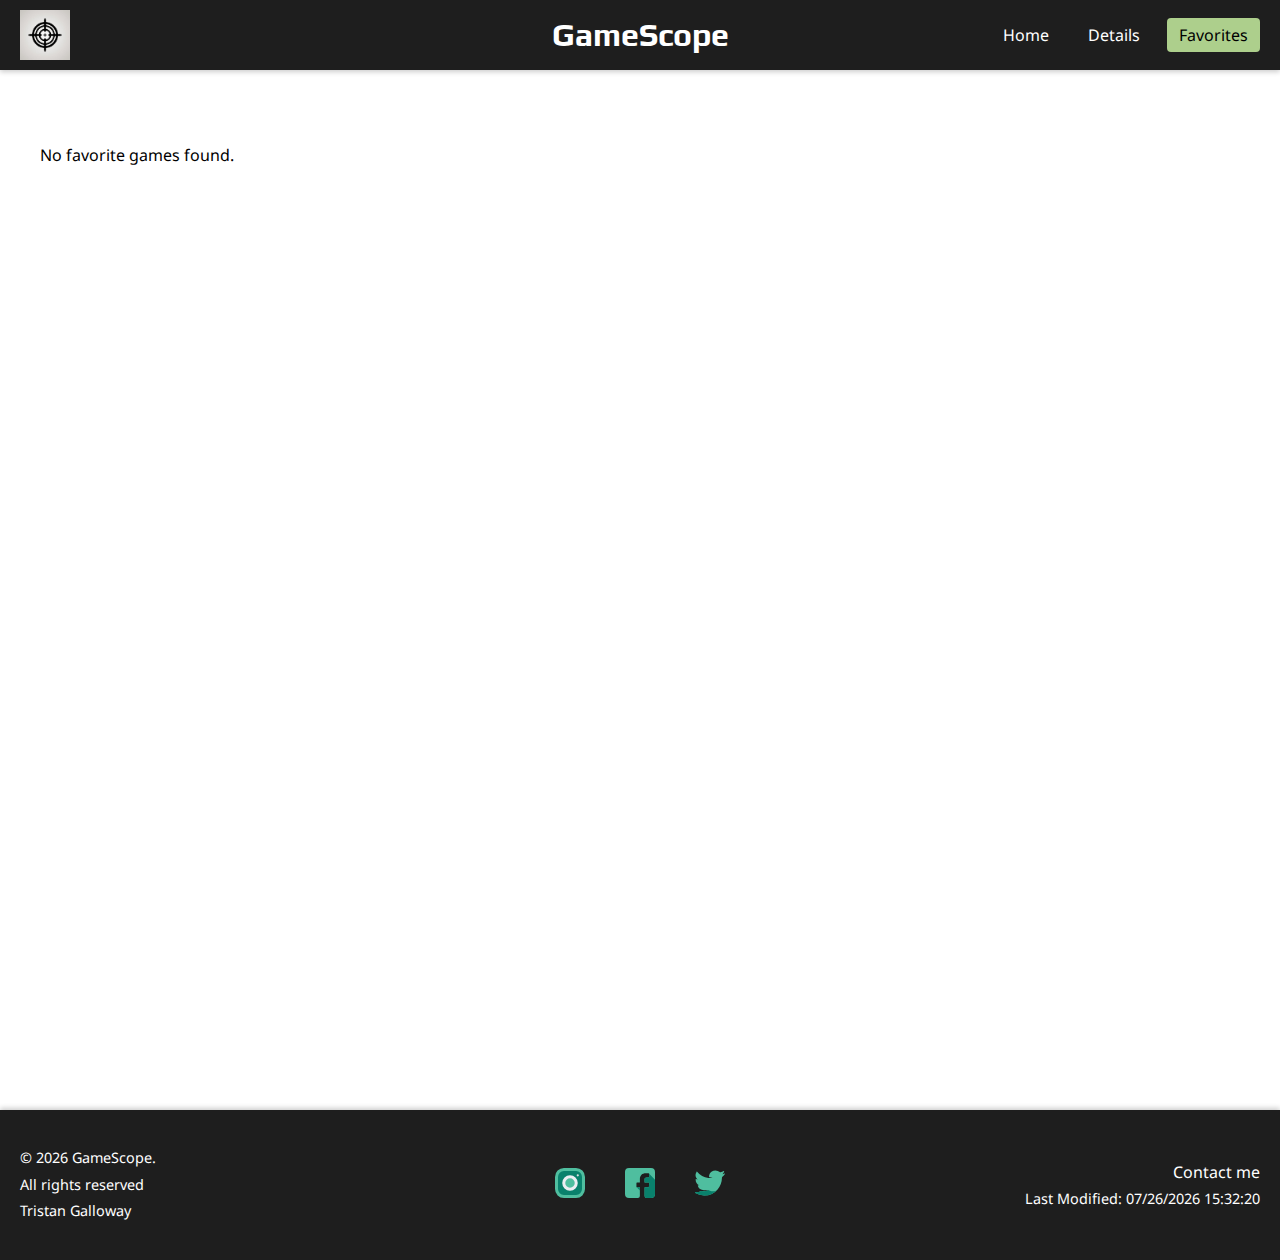
<file: favorite.html>
<!DOCTYPE html>
<html lang="en">
<head>
    <meta charset="UTF-8">
    <meta name="viewport" content="width=device-width, initial-scale=1.0">
    <meta name="description" content="Browse your favorite video games and manage them in GameScope.">
    <title>GamingScope | Home</title>

    <!-- Preload critical stylesheets -->
    <link rel="preload" href="styles/normalize.css" as="style">
    <link rel="preload" href="styles/style.css" as="style">
    <link rel="preload" href="styles/favorite.css" as="style">

    <!-- Load stylesheets normally -->
    <link rel="stylesheet" href="styles/normalize.css">
    <link rel="stylesheet" href="styles/style.css">
    <link rel="stylesheet" href="styles/favorite.css">

    <!-- Preconnect to fonts and load them asynchronously -->
    <link rel="preconnect" href="https://fonts.googleapis.com">
    <link rel="preconnect" href="https://fonts.gstatic.com" crossorigin>
    <link href="https://fonts.googleapis.com/css2?family=Noto+Sans:ital,wght@0,100..900;1,100..900&family=Play:wght@400;700&display=swap" rel="stylesheet">

    <!-- Favicons -->
    <link rel="apple-touch-icon" sizes="180x180" href="images/apple-touch-icon.png">
    <link rel="icon" type="image/png" sizes="32x32" href="images/favicon-32x32.png">
    <link rel="icon" type="image/png" sizes="16x16" href="images/favicon-16x16.png">
    <link rel="manifest" href="images/site.webmanifest">

    <!-- Asynchronous JavaScript files -->
    <script src="scripts/main.js" defer></script>
    <script src="scripts/favorite.js" defer></script>
</head>
<body>
    <header>
        <img src="images/gamescope-logo.jpg" alt="GameScope Logo">
        <h1>GameScope</h1>
        <div class="menu-icon">
            <div></div>
            <div></div>
            <div></div>
        </div>
        <nav>
            <a href="index.html">Home</a>
            <a href="details.html">Details</a>
            <a class="active" href="favorite.html">Favorites</a>
        </nav>
    </header>    
    <main>
        <div id="favorites-main">
            <!-- Favorite games will be displayed here -->
        </div>
        <!-- Modal for confirmation -->
        <div id="confirmation-modal" class="modal">
            <div class="modal-content">
                <p>Are you sure you want to remove this game from your favorites?</p>
                <button id="confirm-remove" class="modal-btn">Yes</button>
                <button id="cancel-remove" class="modal-btn">No</button>
            </div>
        </div>
    </main>
    <footer>
        <section id="footer-left">
            <p>&copy; <span id="copy-right"></span> GameScope.</p>
            <p>All rights reserved</p>
            <p>Tristan Galloway</p>
        </section>
        <section id="footer-social">
            <a href="https://www.instagram.com/" target="_blank"><img src="images/instagram.svg" alt="Instagram"></a>
            <a href="https://www.facebook.com/" target="_blank"><img src="images/facebook.svg" alt="Facebook"></a>
            <a href="https://www.x.com/" target="_blank"><img src="images/twitter.svg" alt="Twitter"></a>
        </section>
        <section id="footer-right">
            <a href="https://www.linkedin.com/in/tristan-a-galloway/">Contact me</a>
            <p>Last Modified: <span id="lastModified"></span></p>
        </section>
    </footer>     
</body>
</html>
</file>
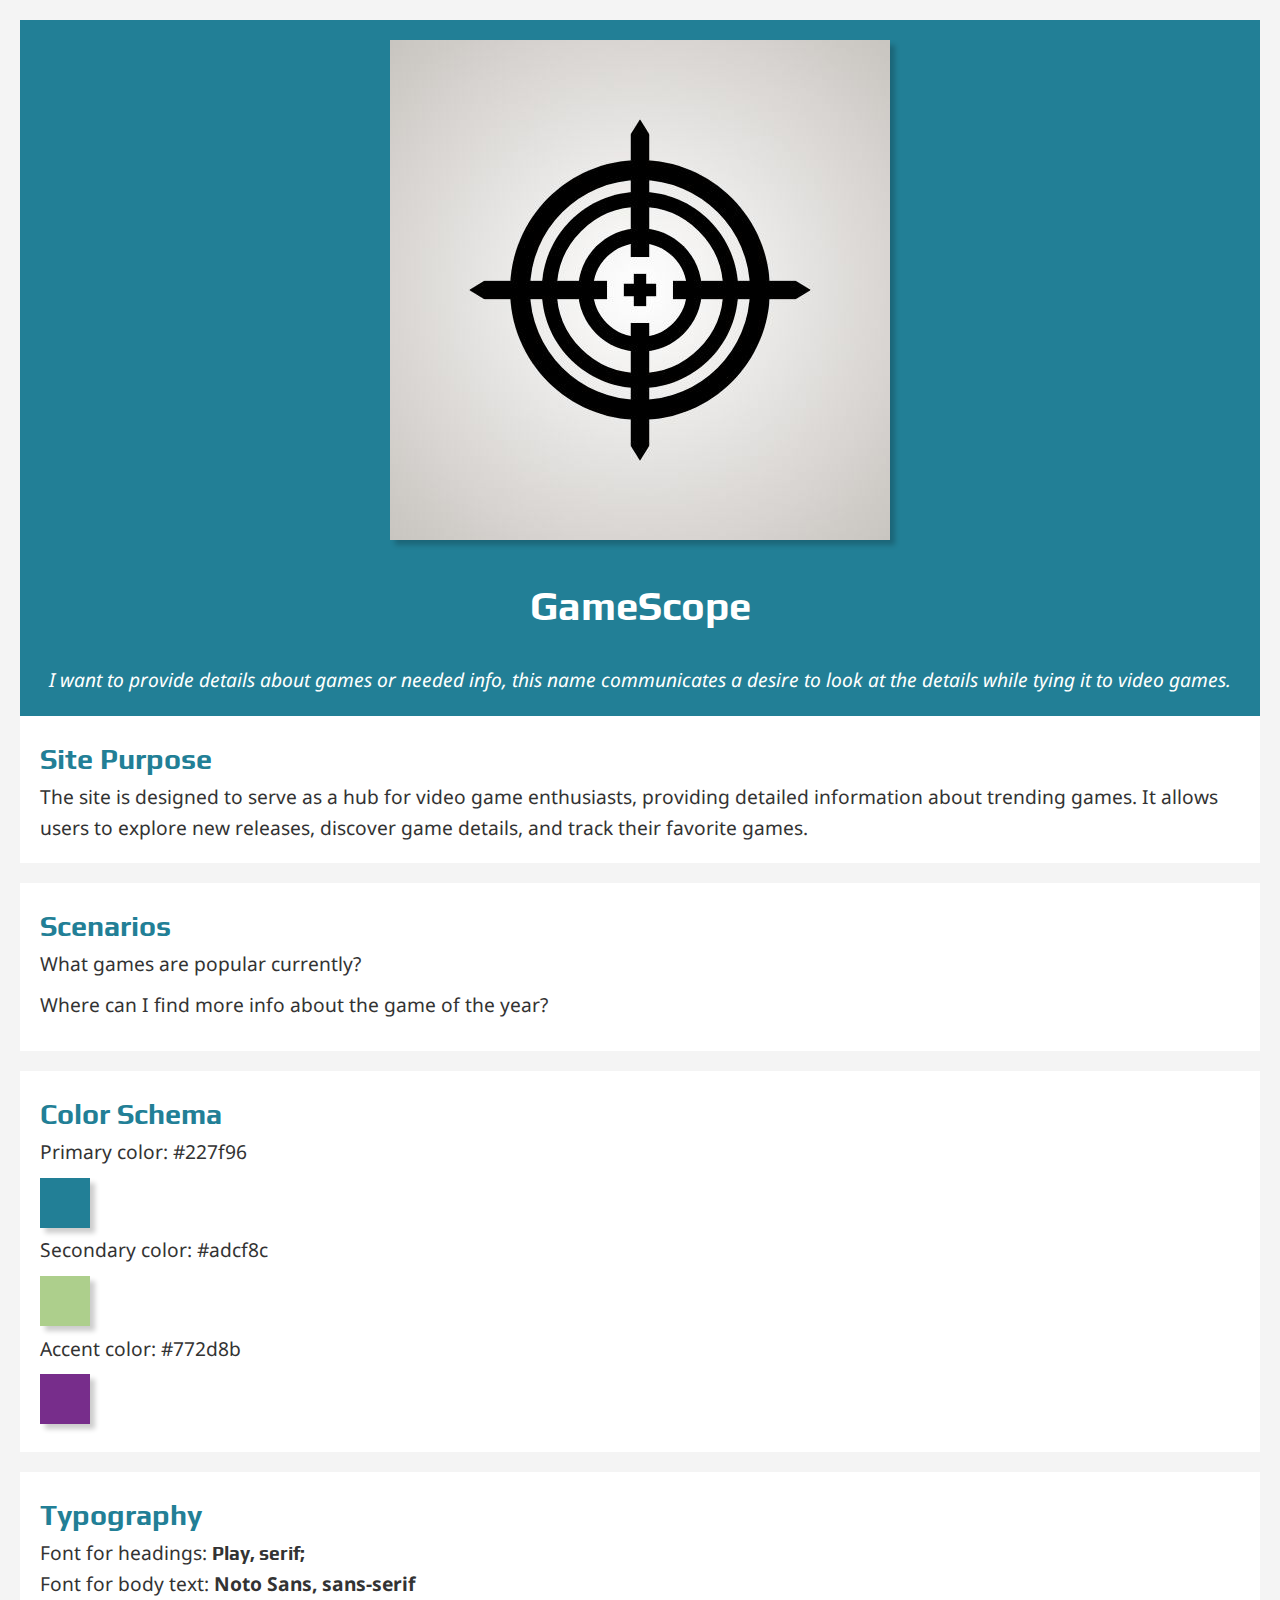
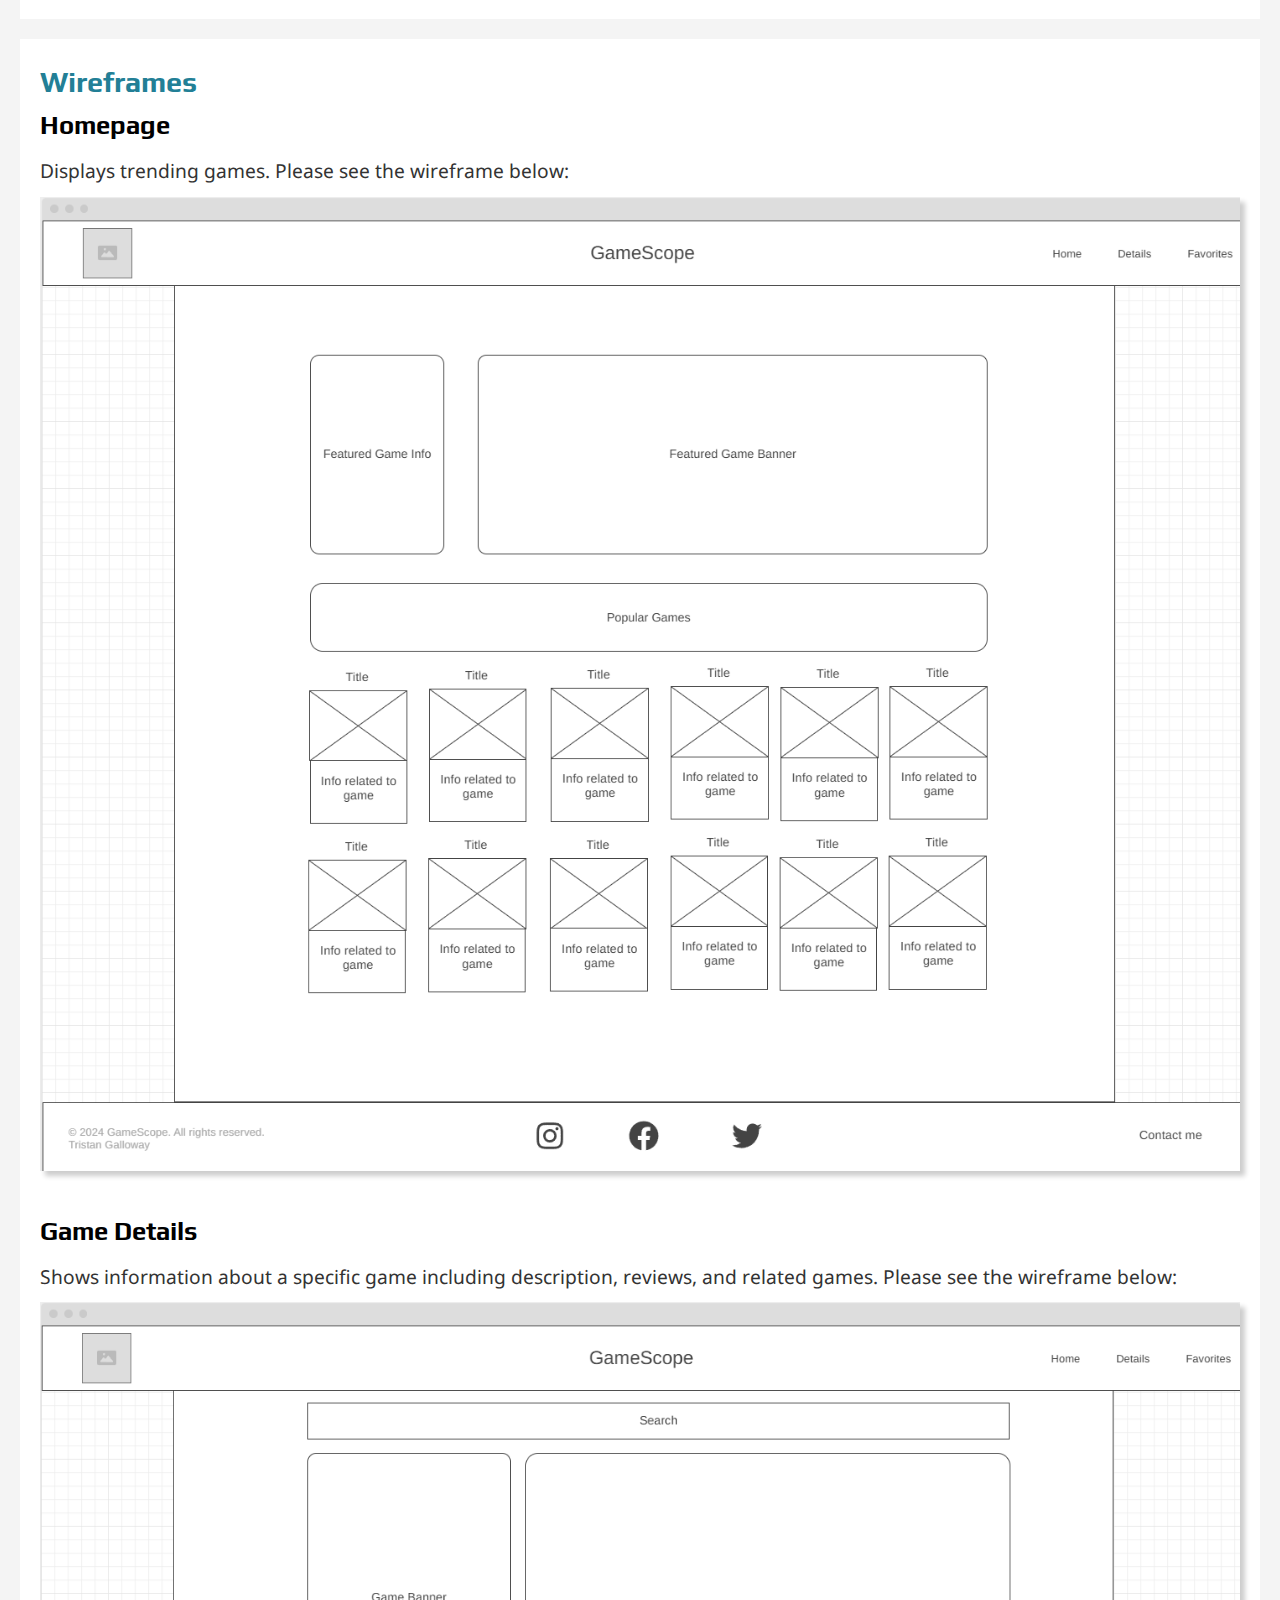
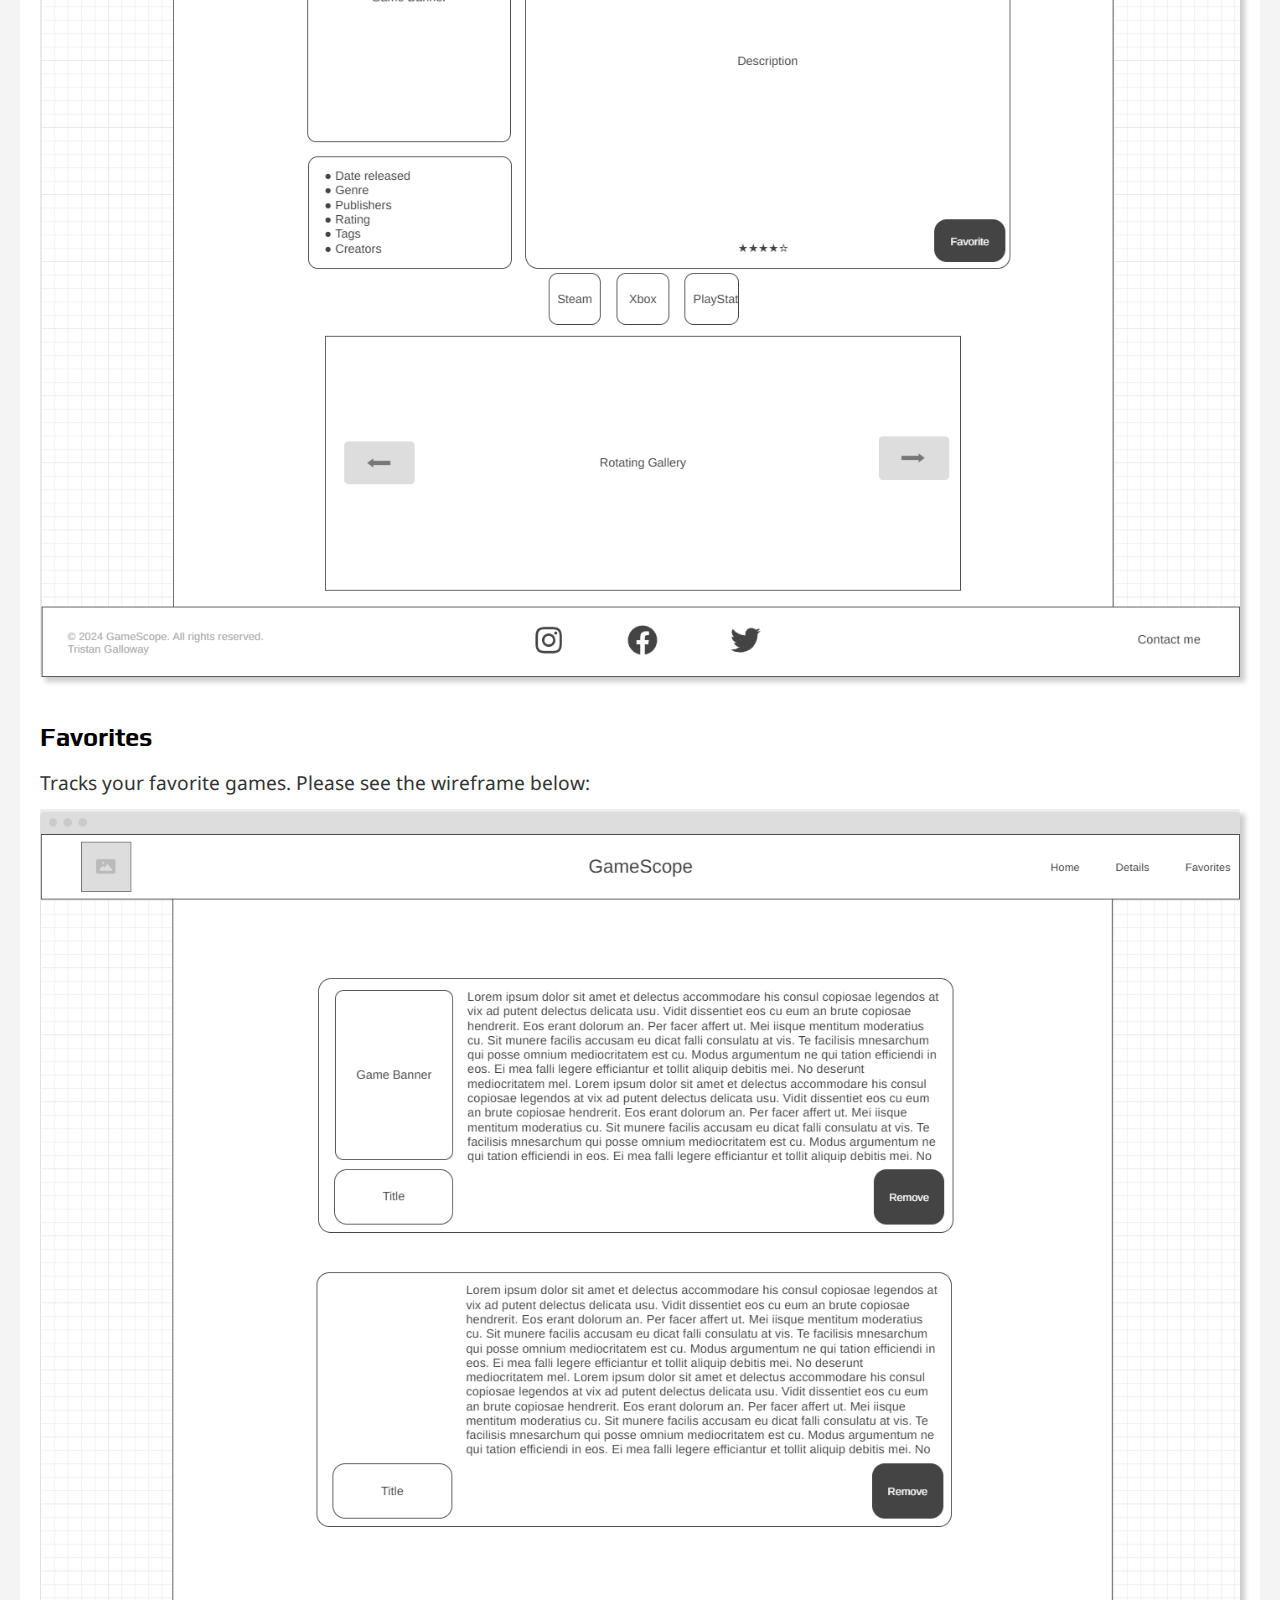
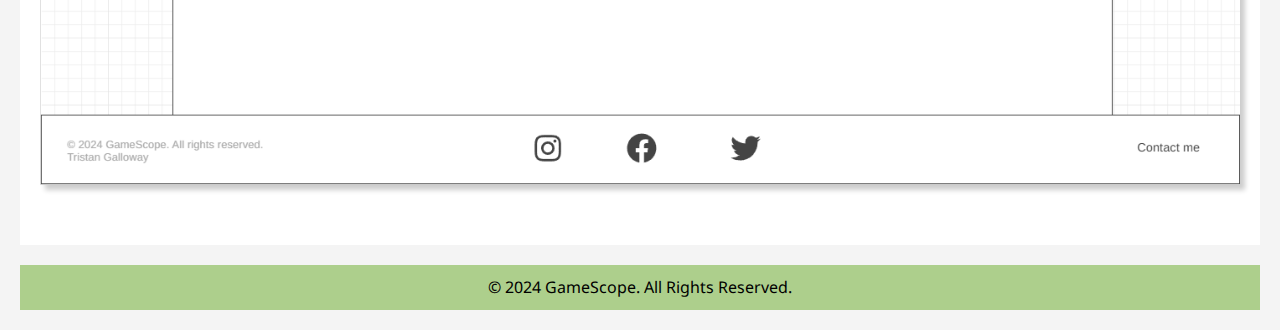
<file: site-plan/site-plan.html>
<!DOCTYPE html>
<html lang="en">
<head>
    <meta charset="UTF-8">
    <meta name="viewport" content="width=device-width, initial-scale=1.0">
    <meta name="description" content="This is the site plan for the GamingScope Website">
    <title>GamingScope | Site Plan</title>
    <link rel="stylesheet" href="../styles/normalize.css">
    <link rel="stylesheet" href="styles/site-plan.css">
    <link rel="preconnect" href="https://fonts.googleapis.com">
    <link rel="preconnect" href="https://fonts.gstatic.com" crossorigin>
    <link href="https://fonts.googleapis.com/css2?family=Noto+Sans:ital,wght@0,100..900;1,100..900&family=Play:wght@400;700&display=swap" rel="stylesheet">
    <link rel="apple-touch-icon" sizes="180x180" href="../images/apple-touch-icon.png">
    <link rel="icon" type="image/png" sizes="32x32" href="../images/favicon-32x32.png">
    <link rel="icon" type="image/png" sizes="16x16" href="../images/favicon-16x16.png">
    <link rel="manifest" href="../images/site.webmanifest">
</head>
<body>
    <!-- Header Section -->
    <header>
        <div class="logo">
            <img src="../images/gamescope-logo.jpg" alt="Site Logo">
        </div>
        <h1>GameScope</h1>
        <p>I want to provide details about games or needed info, this name communicates a desire to look at the details while tying it to video games.</p>
    </header>

    <!-- Site Purpose Section -->
    <section id="site-purpose">
        <h2>Site Purpose</h2>
        <p>The site is designed to serve as a hub for video game enthusiasts, providing detailed information about trending games. It allows users to explore new releases, discover game details, and track their favorite games.</p>
    </section>

    <!-- Scenarios Section -->
    <section id="scenarios">
        <h2>Scenarios</h2>
        <ul>
            <li>What games are popular currently?</li>
            <li>Where can I find more info about the game of the year?</li>
        </ul>
    </section>

    <!-- Color Schema Section -->
    <section id="color-schema">
        <h2>Color Schema</h2>
        <p>Primary color: #227f96</p>
        <div class="color-square" style="background-color: var(--primary-color);"></div>
        
        <p>Secondary color: #adcf8c</p>
        <div class="color-square" style="background-color: var(--secondary-color);"></div>

        <p>Accent color: #772d8b</p>
        <div class="color-square" style="background-color: var(--accent-color);"></div>
    </section>
    

    <!-- Typography Section -->
    <section id="typography">
        <h2>Typography</h2>
        <p>Font for headings: <strong style="font-family: var(--header-font);">Play, serif;</strong></p>
        <p>Font for body text: <strong>Noto Sans, sans-serif</strong></p>
    </section>

    <!-- Wireframe Section -->
    <section id="wireframe">
        <h2>Wireframes</h2>

        <!-- Homepage Wireframe -->
        <div class="wireframe-section">
            <h3>Homepage</h3>
            <p>Displays trending games. Please see the wireframe below:</p>
            <img src="images/home.png" alt="Homepage Wireframe" class="wireframe-image">
        </div>

        <!-- Game Details Wireframe -->
        <div class="wireframe-section">
            <h3>Game Details</h3>
            <p>Shows information about a specific game including description, reviews, and related games. Please see the wireframe below:</p>
            <img src="images/details.png" alt="Game Details Wireframe" class="wireframe-image">
        </div>

        <!-- Favorites Wireframe -->
        <div class="wireframe-section">
            <h3>Favorites</h3>
            <p>Tracks your favorite games. Please see the wireframe below:</p>
            <img src="images/favorites.png" alt="Favorites Wireframe" class="wireframe-image">
        </div>
    </section>

    <!-- Footer Section -->
    <footer>
        <p>&copy; 2024 GameScope. All Rights Reserved.</p>
    </footer>

</body>
</html>
</file>
<file: styles/style.css>
/* Define custom properties (CSS variables) */
:root {
    --primary-color: #227f96;
    --secondary-color: #adcf8c;
    --accent-color: #772d8b;
    --background-color: #f4f4f4;
    --header-font: "Play", serif;
    --body-font: "Noto Sans", sans-serif;
}

/* Global Styles */
* {
    font-family: var(--body-font);
}

a {
    color: #ffffff;
    text-decoration: none;
    transition: color 0.3s ease;
}

a:hover {
    color: var(--secondary-color);
}

/* Header Styling */
header {
    display: flex;
    justify-content: space-between;
    align-items: center;
    padding: 10px 20px;
    background-color: #1e1e1e;
    color: #ffffff;
    box-shadow: 0 2px 5px rgba(0, 0, 0, 0.2);
    position: relative; /* To position the centered h1 correctly */
}

header img {
    height: 50px;
    width: 50px;
    margin-right: 10px;
}

header h1 {
    position: absolute;
    left: 50%;
    transform: translateX(-50%);
    font-family: var(--header-font);
    font-size: 2em;
}

/* Navigation Bar */
nav {
    display: flex;
    gap: 15px;
    position: relative; /* Ensure it's inside the flow */
    z-index: 100; /* Ensure it's on top of other elements */
}

nav a {
    padding: 8px 12px;
    border-radius: 4px;
    transition: background-color 0.3s ease;
}

nav a:hover,
nav a.active {
    background-color: var(--secondary-color);
    color: black;
}

/* Responsive Navigation - Hamburger Menu */
.menu-icon {
    display: none;
    flex-direction: column;
    cursor: pointer;
    gap: 5px;
}

.menu-icon div {
    width: 25px;
    height: 3px;
    background-color: #ffffff;
}

nav.responsive {
    display: none;
    flex-direction: column;
    position: absolute;
    top: 100%;
    right: 0;
    background-color: #1e1e1e;
    box-shadow: 0 2px 5px rgba(0, 0, 0, 0.2);
    width: 100%;
}

nav.responsive a {
    padding: 10px 20px;
    text-align: left;
}

/* Main Styling */
main {
    width: 100%; /* Ensures full width */
    max-width: 2000px;
    margin: 20px auto;
    padding: 20px;
    min-height: 1000px; /* Minimum height for main */
    box-sizing: border-box;
}

/* Footer Styling */
footer {
    display: flex;
    justify-content: space-between;
    padding: 20px;
    background-color: #1e1e1e;
    color: #ffffff;
    box-shadow: 0 -2px 5px rgba(0, 0, 0, 0.2);
    flex-wrap: wrap;
    width: 100%;
    min-height: 150px; /* Minimum height for footer */
    box-sizing: border-box;
}

/* Left Footer Section */
#footer-left {
    display: flex;
    flex-direction: column;
    gap: 10px;
    align-items: flex-start;
    align-self: center;
    width: 30%; /* Explicit width */
}

#footer-left p {
    margin: 0;
    font-size: 0.9em;
}

/* Right Footer Section */
#footer-right {
    display: flex;
    flex-direction: column;
    gap: 10px;
    align-items: flex-end;
    align-self: center;
    width: 30%; /* Explicit width */
    text-align: right;
}

#footer-right p {
    margin: 0;
    font-size: 0.9em;
}

/* Social Media Section */
#footer-social {
    display: flex;
    justify-content: center;
    gap: 30px;
    align-items: center;
    flex-grow: 1;
    width: 30%; /* Explicit width */
}

#footer-social a {
    display: inline-block;
}

#footer-social img {
    width: 40px; /* Explicit size for uniformity */
    height: 40px; /* Explicit size for uniformity */
    transition: transform 0.3s ease, opacity 0.3s ease;
}

#footer-social img:hover {
    transform: scale(1.2);
    opacity: 0.8;
}


/* Media Query */
@media (max-width: 768px) {
    nav {
        display: none;
    }

    nav.responsive {
        display: flex;
    }

    .menu-icon {
        display: flex;
    }

    footer {
        flex-direction: column;
        align-items: center;
    }

    #footer-left,
    #footer-right {
        align-items: center;
        text-align: center;
        width: 100%; /* Full width on small screens */
    }

    #footer-social {
        justify-content: center;
        gap: 20px;
    }
}
</file>
<file: styles/favorite.css>
/* Responsive Grid for Favorite Games */
#favorites-main {
    display: flex;
    flex-direction: column;
    justify-content: center;
    padding: 20px;
}

/* Favorite Game Card Styles */
.favorite-game-container {
    background-color: white;
    border: 1px solid #ccc;
    border-radius: 8px;
    box-shadow: 0 2px 8px rgba(0, 0, 0, 0.1);
    margin: 20px;
    padding: 20px;
    text-align: center;
    transition: box-shadow 0.3s ease, transform 0.3s ease;
    position: relative; /* Allows absolute positioning inside */
}

.favorite-game-container:hover {
    transform: translateY(-5px);
    box-shadow: 0 4px 12px rgba(0, 0, 0, 0.15);
}

.favorite-game-container img {
    width: 100%;
    aspect-ratio: 16 / 9;
    object-fit: cover;
    border-radius: 8px;
    margin-bottom: 50px;
}

.favorite-game-container h2 {
    font-size: 1.5em;
    color: var(--primary-color);
    margin-bottom: 10px;
}

.game-site {
    background-color: var(--secondary-color);
    color: black;
    padding: 10px 20px;
    border-radius: 20px;
    margin-top: 15px;
    text-decoration: none;
    transition: background-color 0.3s ease;
    position: absolute; /* Position the "Learn More" button */
    bottom: 20px; /* Space from the bottom */
    left: 50%;
    transform: translateX(-50%); /* Center the button horizontally */
}

.game-site:hover {
    background-color: var(--accent-color);
    color: white;
}

.favorite-button {
    background-color: rgb(206, 0, 0);
    color: #ffffff;
    border: none;
    padding: 10px 20px;
    border-radius: 20px;
    margin-top: 10px;
    cursor: pointer;
    transition: background-color 0.3s ease;
    position: absolute; /* Position the "Remove" button */
    bottom: 20px; /* Space from the bottom */
    right: 20px; /* Space from the right */
}

.favorite-button:hover {
    background-color: rgb(158, 0, 0);
}

/* Modal Styles */
.modal {
    display: none; /* Hidden by default */
    position: fixed;
    top: 0;
    left: 0;
    width: 100%;
    height: 100%;
    background-color: rgba(0, 0, 0, 0.5);
    justify-content: center;
    align-items: center;
}

.modal-content {
    background-color: white;
    padding: 20px;
    border-radius: 8px;
    text-align: center;
    box-shadow: 0 2px 10px rgba(0, 0, 0, 0.1);
}

.modal-btn {
    padding: 10px 20px;
    margin: 10px;
    border-radius: 8px;
    cursor: pointer;
    background-color: #f44336;
    color: white;
    border: none;
}

.modal-btn:hover {
    background-color: #d32f2f;
}

@media (max-width: 768px) {
    /* Ensure cards stack in a single column on small screens */
    #favorites-main {
        grid-template-columns: 1fr;
    }

    .favorite-game-container {
        margin: 10px auto;
        padding: 15px;
    }

    /* Stack the buttons vertically beneath the image */
    .game-site, .favorite-button {
        position: relative; /* Reset position to default */
        bottom: auto; /* Reset the absolute positioning */
        right: auto; /* Reset the absolute positioning */
        display: block; /* Stack buttons vertically */
        box-sizing: border-box;
        width: 100%; /* Make buttons take up the full width */
        margin: 15px 0; /* Add spacing between buttons */
    }
}

@media (min-width: 950px) {
    /* Use grid layout for larger screens */
    #favorites-main {
        display: grid;
        grid-template-columns: repeat(auto-fill, minmax(300px, 1fr)); /* 3 cards per row, with responsive widths */
        grid-gap: 20px; /* Add space between the cards */
        padding: 20px;
    }

    .favorite-game-container {
        margin: 0; /* Remove margin for grid layout */
        padding: 20px;
        text-align: center;
    }

    /* Adjust button positioning on larger screens */
    .game-site, .favorite-button {
        position: relative;
        display: block; /* Ensure buttons are centered beneath the image */
        width: auto; /* Reset to auto width for larger screens */
        margin-top: 10px;
    }

    .game-site {
        left: unset; /* Reset positioning */
        transform: unset; /* Reset centering transformation */
        margin: 15px 0; /* Adjust spacing for "Learn More" button */
    }

    .favorite-button {
        right: unset; /* Reset positioning */
        bottom: unset; /* Reset positioning */
        position: relative; /* Adjust to normal flow */
        width: 100%;
        margin-top: 10px;
    }
}
</file>
<file: site-plan/styles/site-plan.css>
/* Define custom properties (CSS variables) */
:root {
    --primary-color: #227f96;
    --secondary-color: #adcf8c;
    --accent-color: #772d8b;
    --background-color: #f4f4f4;
    --header-font: "Play", serif;
    --body-font: "Noto Sans", sans-serif;
}

/* Basic Reset */
* {
    margin: 0;
    padding: 0;
    box-sizing: border-box;
}

/* Global Styles */
body {
    font-family: var(--body-font);
    line-height: 1.6;
    color: #333;
    background-color: var(--background-color);
    padding: 20px;
}

/* Header */
header {
    background-color: var(--primary-color);
    color: white;
    padding: 20px;
    text-align: center;
}

.logo img {
    box-shadow: 5px 5px 5px rgba(0, 0, 0, 0.2);
}

h1, h2, h3, h4 {
    font-family: "Play", serif;;
}

header h1 {
    font-size: 2.5em;
}

header p {
    font-size: 1.2em;
    font-style: italic;
}

/* Site Purpose Section */
#site-purpose {
    background-color: white;
    padding: 20px;
    margin-bottom: 20px;
}

#site-purpose h2 {
    color: var(--primary-color);
    font-size: 1.8em;
}

#site-purpose p {
    font-size: 1.2em;
}

/* Scenarios Section */
#scenarios {
    background-color: white;
    padding: 20px;
    margin-bottom: 20px;
}

#scenarios h2 {
    color: var(--primary-color);
    font-size: 1.8em;
}

#scenarios ul {
    list-style-type: none;
}

#scenarios li {
    font-size: 1.2em;
    margin-bottom: 10px;
}

/* Color Schema Section */
#color-schema {
    background-color: white;
    padding: 20px;
    margin-bottom: 20px;
}

#color-schema h2 {
    color: var(--primary-color);
    font-size: 1.8em;
}

#color-schema p {
    font-size: 1.2em;
}

/* Color Square Style */
.color-square {
    width: 50px; /* Size of the square */
    height: 50px;
    margin-top: 10px;
    display: inline-block;
    box-shadow: 5px 5px 5px rgba(0, 0, 0, 0.2);
}

/* Typography Section */
#typography {
    background-color: white;
    padding: 20px;
    margin-bottom: 20px;
}

#typography h2 {
    color: var(--primary-color);
    font-size: 1.8em;
}

#typography p {
    font-size: 1.2em;
}

/* Wireframe Section */
#wireframe {
    background-color: #fff;
    padding: 20px;
    margin-bottom: 20px;
}

#wireframe h2 {
    color: var(--primary-color);
    font-size: 1.8em;
}

.wireframe-section {
    margin-bottom: 40px;
}

.wireframe-section h3 {
    color: black;
    font-size: 1.6em;
    margin-bottom: 10px;
}

.wireframe-section p {
    font-size: 1.2em;
    margin-bottom: 10px;
}

.wireframe-image {
    display: block;
    max-width: 100%;
    height: auto;
    margin: 10px 0;
    box-shadow: 5px 5px 5px rgba(0, 0, 0, 0.2);
}

/* Footer */
footer {
    background-color: var(--secondary-color);
    color: black;
    text-align: center;
    padding: 10px;
}
</file>
